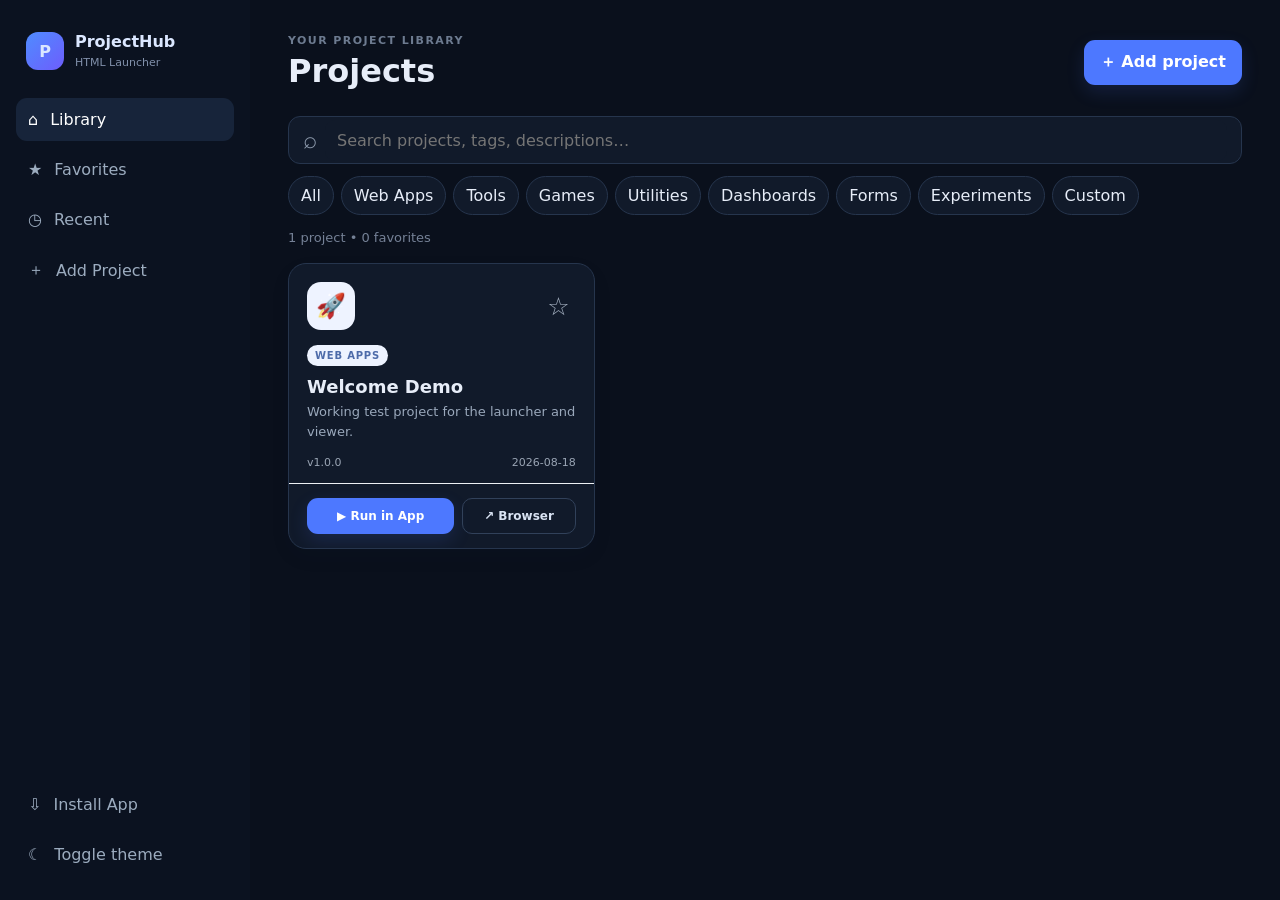
<file: index.html>
<!doctype html>
<html lang="en">
<head>
<meta charset="utf-8">
<meta name="viewport" content="width=device-width,initial-scale=1,viewport-fit=cover">
<meta name="theme-color" content="#0b1220">
<meta name="description" content="ProjectHub - personal HTML project launcher">
<link rel="manifest" href="manifest.json">
<link rel="icon" href="assets/icons/icon-192.png">
<link rel="stylesheet" href="css/app.css">
<title>ProjectHub — HTML Project Launcher</title>
</head>
<body>
<div class="app-shell">
  <aside class="sidebar">
    <div class="brand"><div class="brand-mark">P</div><div><strong>ProjectHub</strong><span>HTML Launcher</span></div></div>
    <nav>
      <button class="nav-item active" data-nav="library">⌂ <span>Library</span></button>
      <button class="nav-item" data-nav="favorites">★ <span>Favorites</span></button>
      <button class="nav-item" data-nav="recent">◷ <span>Recent</span></button>
      <button class="nav-item" data-nav="add">＋ <span>Add Project</span></button>
    </nav>
    <div class="sidebar-bottom">
      <button id="installBtn" class="nav-item" hidden>⇩ <span>Install App</span></button>
      <button id="themeBtn" class="nav-item">☾ <span>Toggle theme</span></button>
    </div>
  </aside>

  <main class="main">
    <header class="topbar">
      <div><div class="eyebrow">YOUR PROJECT LIBRARY</div><h1 id="pageTitle">Projects</h1></div>
      <button id="addTopBtn" class="primary-btn">＋ Add project</button>
    </header>

    <section id="libraryView">
      <div class="toolbar">
        <label class="search"><span>⌕</span><input id="searchInput" type="search" placeholder="Search projects, tags, descriptions…" autocomplete="off"></label>
        <div id="categoryBar" class="chips"></div>
      </div>
      <div id="stats" class="stats"></div>
      <div id="projectGrid" class="project-grid"></div>
    </section>

    <section id="addView" hidden>
      <div class="panel add-panel">
        <div class="eyebrow">IMPORT OR PASTE</div>
        <h2>Add a project</h2>
        <p>Paste a complete standalone HTML document, or import an .html file. Browser-saved projects stay on this device.</p>
        <form id="addForm">
          <div class="form-grid">
            <label>Project name<input id="pName" required maxlength="80" placeholder="My Web App"></label>
            <label>Category<select id="pCategory"><option>Web Apps</option><option>Tools</option><option>Games</option><option>Utilities</option><option>Dashboards</option><option>Forms</option><option>Experiments</option><option>Custom</option></select></label>
          </div>
          <label>Description<textarea id="pDescription" rows="2" maxlength="220" placeholder="Short description"></textarea></label>
          <label>Tags<input id="pTags" placeholder="tool, calculator, finance"></label>
          <label>HTML code<textarea id="pHtml" class="code" rows="16" placeholder="PASTE YOUR COMPLETE HTML HERE"></textarea></label>
          <div class="dropzone" id="dropzone">Drop an .html file here or <button type="button" id="fileBtn" class="text-btn">choose file</button><input id="fileInput" type="file" accept=".html,.htm,text/html" hidden></div>
          <div class="form-actions"><button type="button" id="previewPaste" class="secondary-btn">Preview</button><button type="reset" class="secondary-btn">Clear</button><button class="primary-btn" type="submit">Save project</button></div>
        </form>
        <div class="notice"><strong>Permanent projects:</strong> put each project in <code>projects/project-id/index.html</code> and register it in <code>js/projects.js</code>. The Add Project form is for browser-local projects.</div>
      </div>
    </section>
  </main>
</div>

<nav class="mobile-nav">
  <button class="active" data-nav="library">⌂<span>Library</span></button>
  <button data-nav="favorites">★<span>Favorites</span></button>
  <button data-nav="recent">◷<span>Recent</span></button>
  <button data-nav="add">＋<span>Add</span></button>
</nav>
<div id="toast" class="toast" role="status" aria-live="polite"></div>

<script src="js/storage.js"></script>
<script src="js/projects.js"></script>
<script src="js/app.js"></script>
</body>
</html>
</file>
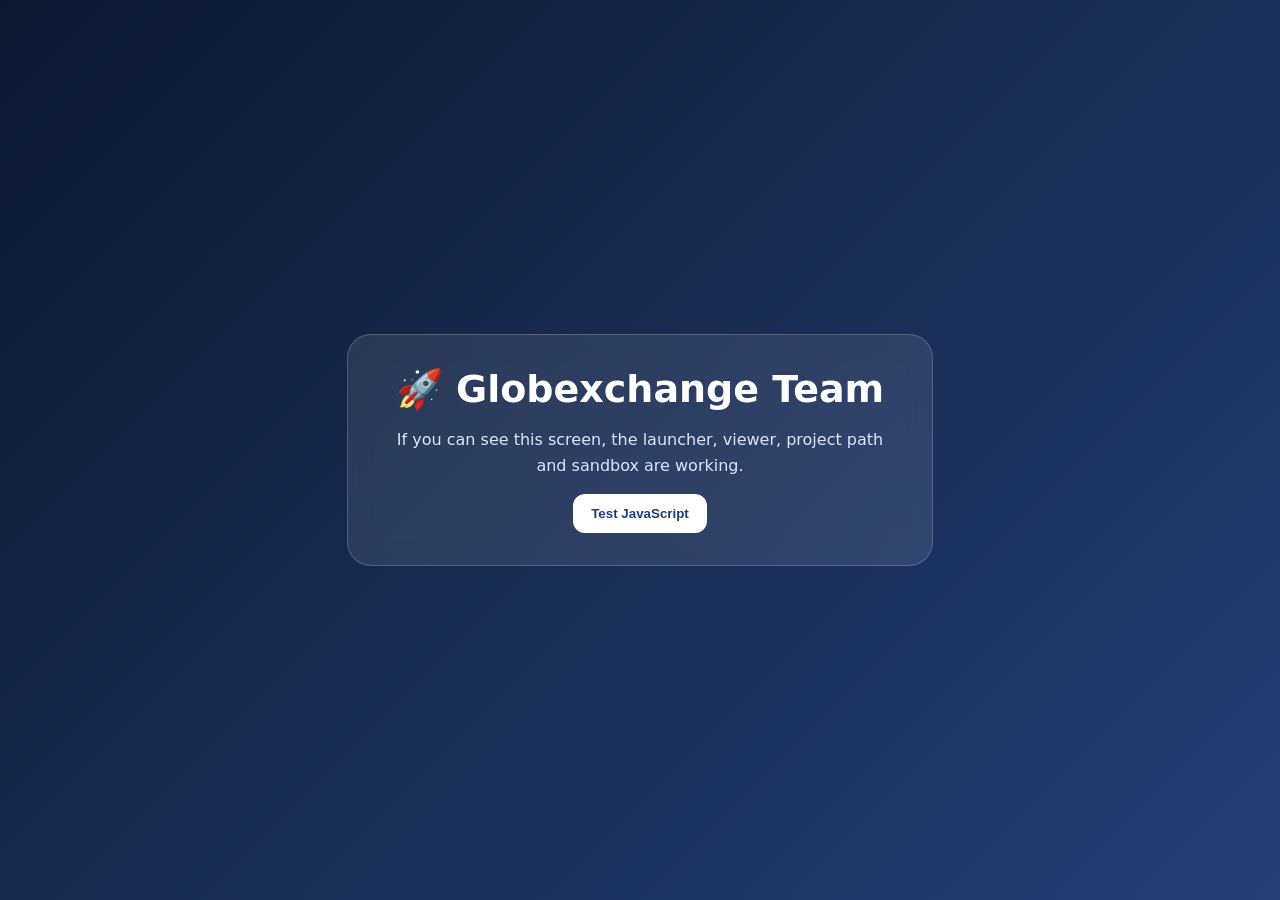
<file: projects/welcome-demo/index.html>
<!doctype html><html><head><meta charset="utf-8"><meta name="viewport" content="width=device-width,initial-scale=1"><title>Welcome Back</title><style>body{margin:0;min-height:100vh;display:grid;place-items:center;background:linear-gradient(135deg,#0d1830,#253f77);font-family:system-ui;color:white}.box{max-width:520px;margin:20px;padding:32px;border-radius:24px;background:#ffffff18;border:1px solid #ffffff30;backdrop-filter:blur(12px);text-align:center}.box h1{font-size:38px;margin:0 0 10px}.box p{color:#dce6ff;line-height:1.6}button{border:0;border-radius:12px;padding:12px 18px;font-weight:800;background:white;color:#1b3b80}</style></head><body><div class="box"><h1>🚀 Globexchange Team</h1><p>If you can see this screen, the launcher, viewer, project path and sandbox are working.</p><button onclick="document.querySelector('p').textContent='JavaScript is working too. Your project is running inside the isolated viewer.'">Test JavaScript</button></div></body></html>
</file>
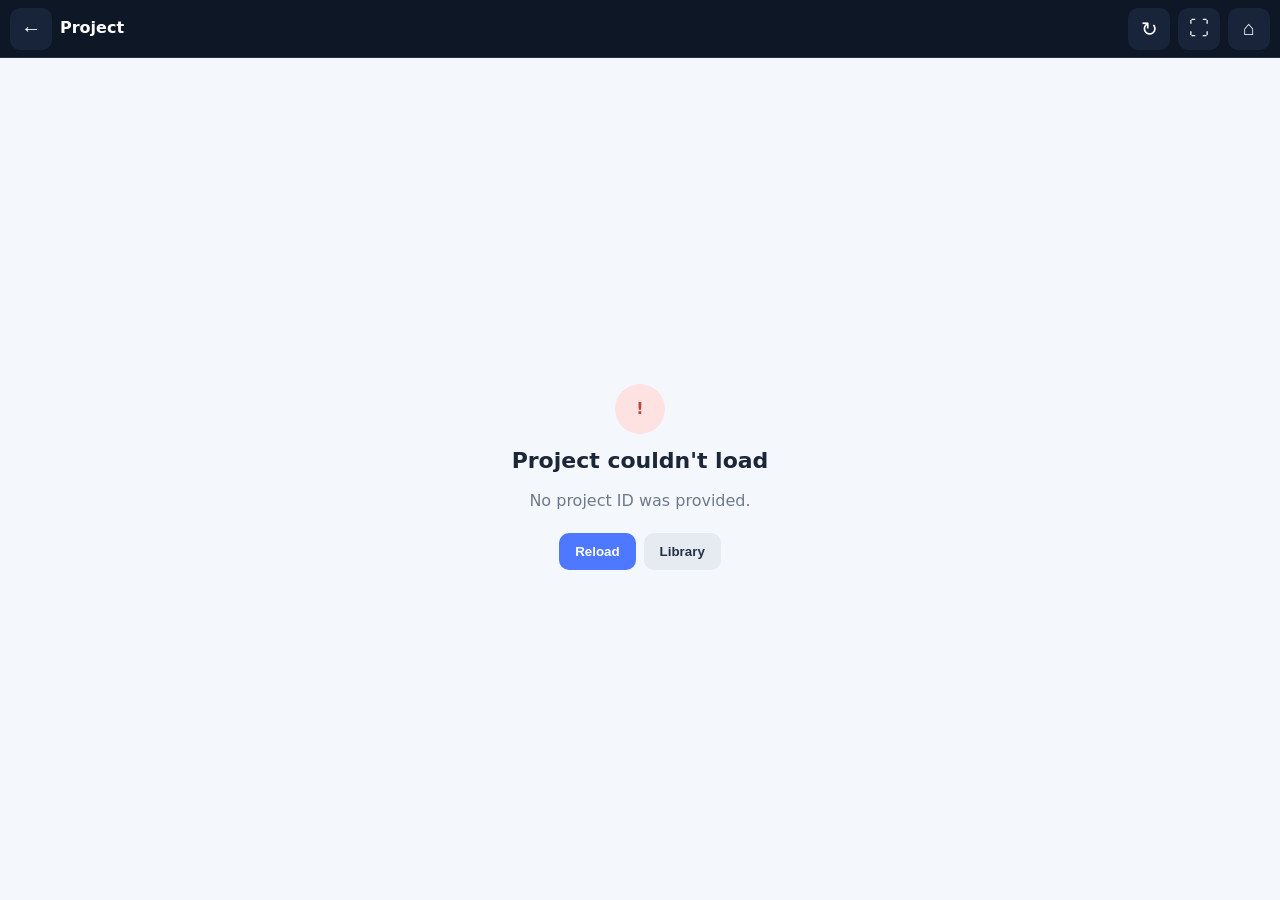
<file: viewer.html>
<!doctype html>
<html lang="en">
<head>
<meta charset="utf-8">
<meta name="viewport" content="width=device-width,initial-scale=1,viewport-fit=cover">
<meta name="theme-color" content="#0b1220">
<title>Project Viewer</title>
<link rel="stylesheet" href="css/viewer.css">
</head>
<body>
<header class="viewer-bar">
  <button id="backBtn" class="icon-btn">←</button>
  <div class="viewer-title"><strong id="viewerName">Project</strong><span id="viewerMeta"></span></div>
  <button id="reloadBtn" class="icon-btn">↻</button>
  <button id="fullBtn" class="icon-btn">⛶</button>
  <button id="homeBtn" class="icon-btn">⌂</button>
</header>
<main id="stage">
  <div id="loading">Loading project…</div>
  <iframe id="projectFrame" title="Project" sandbox="allow-scripts allow-forms allow-modals allow-popups allow-popups-to-escape-sandbox allow-downloads" referrerpolicy="no-referrer"></iframe>
</main>
<div id="error" class="error" hidden>
  <div class="error-card"><div class="error-icon">!</div><h1>Project couldn't load</h1><p id="errorText"></p><button id="retryBtn" class="primary">Reload</button><button id="errorHomeBtn" class="secondary">Library</button></div>
</div>
<script src="js/storage.js"></script>
<script src="js/projects.js"></script>
<script src="js/viewer.js"></script>
</body>
</html>
</file>
<file: css/app.css>
*{box-sizing:border-box}html,body{margin:0;min-height:100%;font-family:Inter,system-ui,-apple-system,BlinkMacSystemFont,"Segoe UI",sans-serif;background:#f4f7fb;color:#172033}button,input,textarea,select{font:inherit}button{cursor:pointer}.app-shell{min-height:100vh;display:flex}.sidebar{width:250px;position:fixed;inset:0 auto 0 0;padding:24px 16px;background:#0b1220;color:#dbe7ff;display:flex;flex-direction:column;z-index:5}.brand{display:flex;gap:11px;align-items:center;padding:8px 10px 28px}.brand-mark{width:38px;height:38px;border-radius:12px;background:linear-gradient(135deg,#4f8cff,#6d5dfc);display:grid;place-items:center;font-weight:800}.brand strong{display:block}.brand span{font-size:11px;color:#8190aa}.sidebar nav,.sidebar-bottom{display:grid;gap:7px}.sidebar-bottom{margin-top:auto}.nav-item{border:0;background:transparent;color:#9cacbf;text-align:left;padding:12px;border-radius:11px;display:flex;gap:12px;align-items:center}.nav-item:hover,.nav-item.active{background:#17243a;color:#fff}.main{margin-left:250px;width:calc(100% - 250px);padding:34px 38px 60px}.topbar{display:flex;justify-content:space-between;align-items:center;gap:16px;margin-bottom:26px}.eyebrow{font-size:11px;font-weight:800;letter-spacing:.13em;color:#6d7b90}.topbar h1{font-size:32px;margin:5px 0 0}.primary-btn,.primary-small{background:#4d78ff;color:white;border:0;border-radius:11px;font-weight:750;padding:12px 16px;box-shadow:0 7px 18px #4d78ff25}.secondary-btn,.secondary-small{background:transparent;border:1px solid #d7dfeb;color:#27344a;border-radius:10px;padding:11px 14px;font-weight:650}.toolbar{display:flex;gap:12px;flex-wrap:wrap;margin-bottom:15px}.search{height:48px;background:white;border:1px solid #e0e6ef;border-radius:12px;display:flex;align-items:center;padding:0 14px;flex:1;min-width:240px}.search span{font-size:24px;color:#8b98aa;margin-right:8px}.search input{border:0;outline:0;width:100%;background:transparent}.chips{display:flex;gap:7px;flex-wrap:wrap}.chip{border:1px solid #dbe2ec;background:white;color:#59677a;padding:9px 12px;border-radius:999px}.chip.active{background:#17243a;color:white;border-color:#17243a}.stats{font-size:13px;color:#758196;margin:8px 0 18px}.project-grid{display:grid;grid-template-columns:repeat(auto-fill,minmax(270px,1fr));gap:17px}.card{background:white;border:1px solid #e2e8f0;border-radius:18px;overflow:hidden;box-shadow:0 8px 25px #24324a0a;display:flex;flex-direction:column;min-height:280px}.card-top{padding:18px 18px 4px;display:flex;justify-content:space-between}.project-icon{width:48px;height:48px;border-radius:14px;background:#eef3ff;display:grid;place-items:center;font-size:24px}.fav{border:0;background:transparent;color:#a1adbd;font-size:25px}.fav.on{color:#f3a923}.card-body{padding:10px 18px 14px;flex:1}.badge{display:inline-block;font-size:10px;font-weight:800;text-transform:uppercase;letter-spacing:.08em;color:#4d6ba9;background:#edf3ff;padding:5px 8px;border-radius:999px}.card h3{margin:10px 0 5px;font-size:18px}.card p{color:#69778b;font-size:13px;line-height:1.5;margin:0;min-height:40px}.meta{display:flex;justify-content:space-between;color:#9aa5b4;font-size:11px;margin-top:14px}.card-actions{display:grid;grid-template-columns:1.3fr 1fr;gap:8px;padding:14px 18px;border-top:1px solid #edf0f4}.primary-small,.secondary-small{padding:10px 8px;font-size:12px}.add-panel{max-width:900px;margin:auto}.panel{background:white;border:1px solid #e0e6ef;border-radius:18px;padding:24px;box-shadow:0 10px 30px #24324a0a}.panel h2{margin:5px 0}.panel p{color:#728096}.form-grid{display:grid;grid-template-columns:1fr 220px;gap:14px}form>label,.form-grid label{display:grid;gap:7px;font-size:12px;font-weight:750;color:#46546a;margin-top:14px}input,textarea,select{border:1px solid #d9e1eb;border-radius:10px;padding:11px 12px;outline:none;background:#fff;color:#172033}textarea{resize:vertical}.code{font-family:ui-monospace,SFMono-Regular,Menlo,monospace;font-size:12px;line-height:1.5}.dropzone{border:1px dashed #aebbd0;border-radius:12px;padding:18px;text-align:center;color:#6f7c8f;margin-top:14px}.dropzone.drag{background:#eef4ff;border-color:#4d78ff}.text-btn{border:0;background:transparent;color:#416ff5;font-weight:700}.form-actions{display:flex;justify-content:flex-end;gap:8px;margin-top:16px}.notice{margin-top:20px;padding:14px;background:#f5f8fc;border-radius:10px;font-size:12px;color:#68768a;line-height:1.6}.notice code{background:#e8eef7;padding:2px 5px;border-radius:4px}.empty{grid-column:1/-1;text-align:center;padding:70px 20px;color:#728096}.empty>div{font-size:45px}.empty h2{color:#253149}.toast{position:fixed;left:50%;bottom:24px;transform:translate(-50%,20px);opacity:0;pointer-events:none;background:#111a2a;color:#fff;padding:12px 16px;border-radius:10px;font-size:13px;z-index:20;transition:.2s}.toast.show{opacity:1;transform:translate(-50%,0)}.mobile-nav{display:none}
html[data-theme=dark] body{background:#0a101c;color:#e7edf8}html[data-theme=dark] .card,html[data-theme=dark] .panel,html[data-theme=dark] .search,html[data-theme=dark] .chip,html[data-theme=dark] input,html[data-theme=dark] textarea,html[data-theme=dark] select{background:#111a2a;color:#e7edf8;border-color:#26354d}html[data-theme=dark] .card p,html[data-theme=dark] .panel p{color:#9aa8bb}html[data-theme=dark] .secondary-btn,html[data-theme=dark] .secondary-small{color:#d9e3f3;border-color:#31415a}html[data-theme=dark] .notice{background:#101a2a}
@media(max-width:800px){.sidebar{display:none}.main{margin:0;width:100%;padding:24px 15px 88px}.topbar h1{font-size:26px}.topbar .primary-btn{display:none}.mobile-nav{position:fixed;display:grid;grid-template-columns:repeat(4,1fr);left:10px;right:10px;bottom:10px;background:#101827ee;backdrop-filter:blur(14px);border:1px solid #26354d;border-radius:18px;padding:7px;z-index:10}.mobile-nav button{border:0;background:transparent;color:#8f9db2;padding:7px 2px;border-radius:11px;font-size:17px}.mobile-nav button span{display:block;font-size:9px;margin-top:2px}.mobile-nav button.active{background:#253653;color:white}.form-grid{grid-template-columns:1fr}.project-grid{grid-template-columns:1fr}.panel{padding:18px}.topbar{margin-bottom:18px}}
</file>
<file: css/viewer.css>
*{box-sizing:border-box}html,body{margin:0;height:100%;background:#080d16;color:#fff;font-family:system-ui,-apple-system,Segoe UI,sans-serif;overflow:hidden}.viewer-bar{height:58px;background:#0e1726;display:flex;align-items:center;gap:8px;padding:8px 10px;position:relative;z-index:3;border-bottom:1px solid #243249}.icon-btn{width:42px;height:42px;border:0;border-radius:10px;background:#18243a;color:#fff;font-size:20px}.viewer-title{flex:1;min-width:0}.viewer-title strong,.viewer-title span{display:block;white-space:nowrap;overflow:hidden;text-overflow:ellipsis}.viewer-title span{font-size:10px;color:#8e9cb1;margin-top:2px}#stage{height:calc(100% - 58px);position:relative;background:#fff}iframe{width:100%;height:100%;border:0;background:#fff;display:none}.manual-full{position:fixed!important;inset:0!important;z-index:20!important;height:100%!important}.viewer-bar:fullscreen{display:none}#loading{position:absolute;inset:0;display:grid;place-items:center;color:#607086;background:#f7f9fc}.error{position:fixed;inset:58px 0 0;background:#f4f7fb;color:#1b2639;display:grid;place-items:center;z-index:5}.error-card{text-align:center;max-width:420px;padding:25px}.error-icon{margin:auto;width:50px;height:50px;border-radius:50%;background:#fee2e2;color:#c24141;display:grid;place-items:center;font-weight:900}.error-card h1{font-size:22px}.error-card p{color:#6d7a8e;line-height:1.5}.primary,.secondary{padding:11px 16px;border-radius:10px;border:0;font-weight:700;margin:4px}.primary{background:#4d78ff;color:white}.secondary{background:#e6ebf2;color:#253149}
</file>
